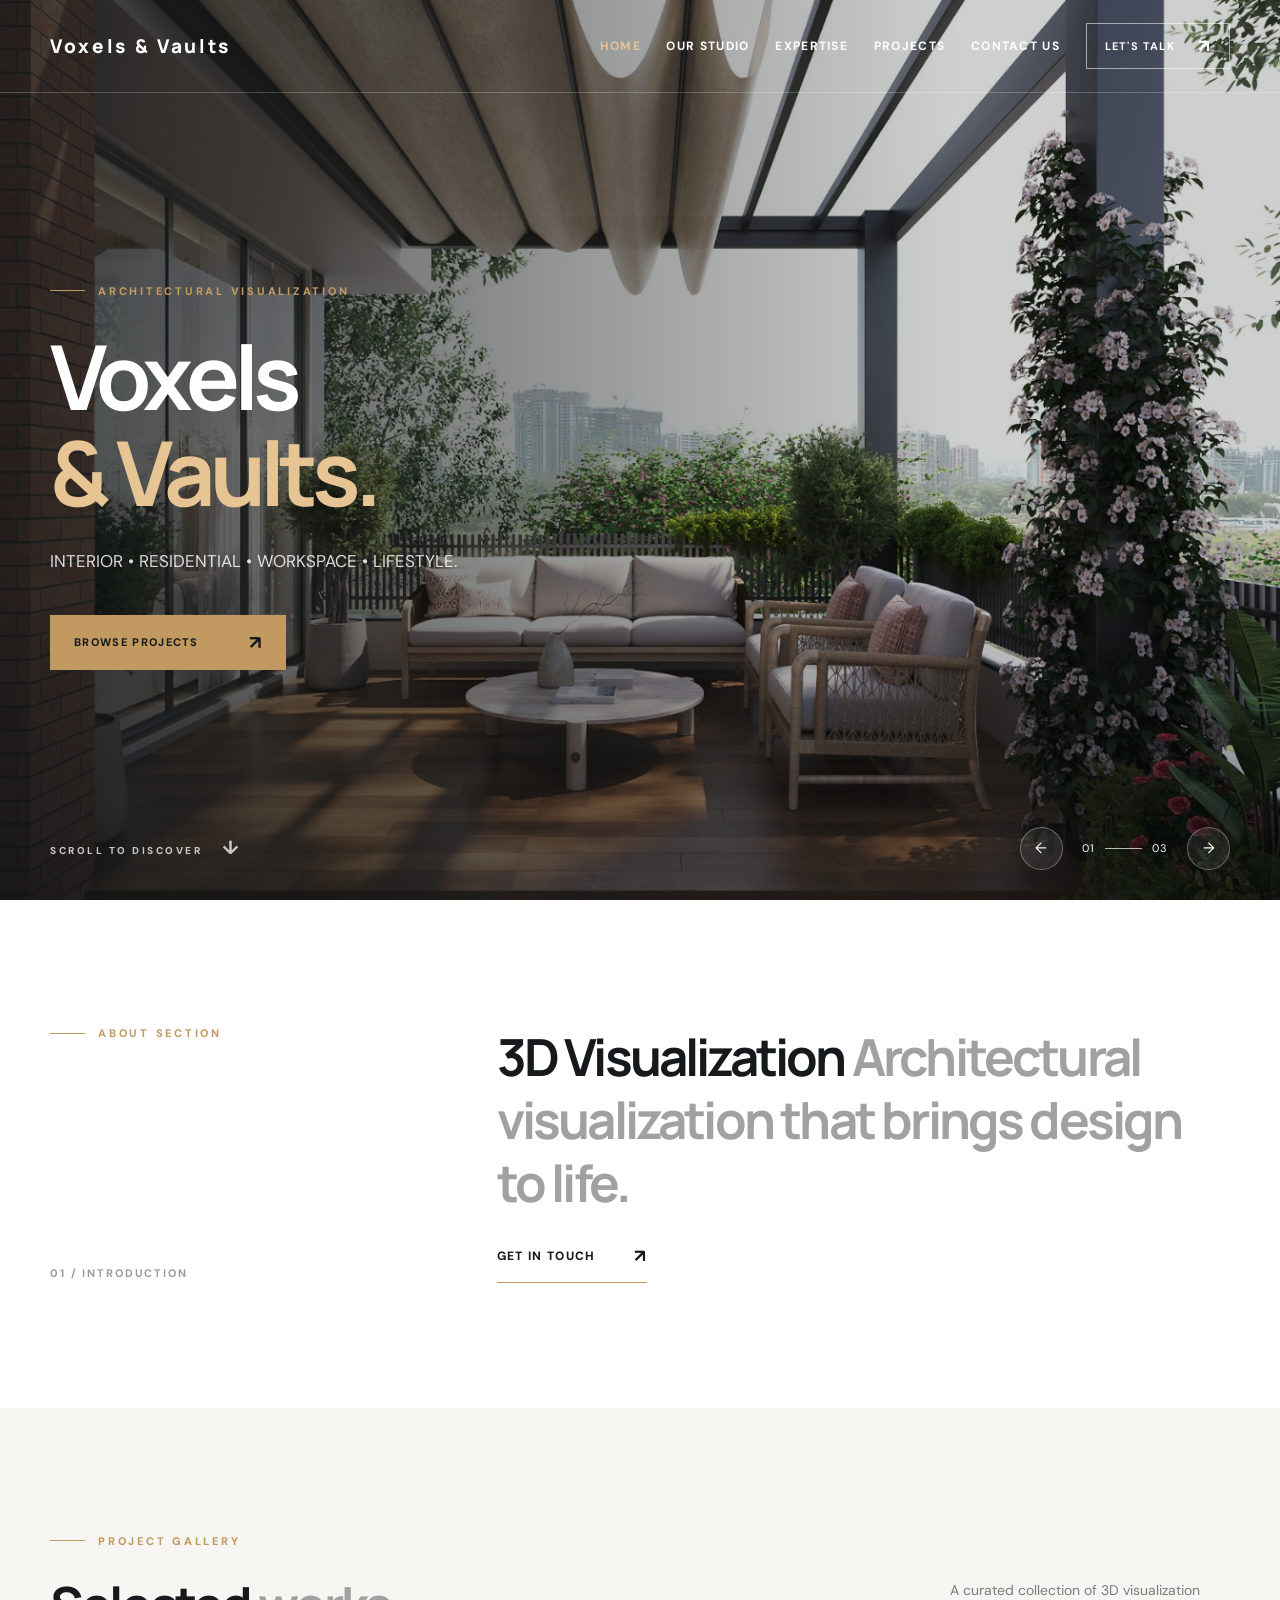
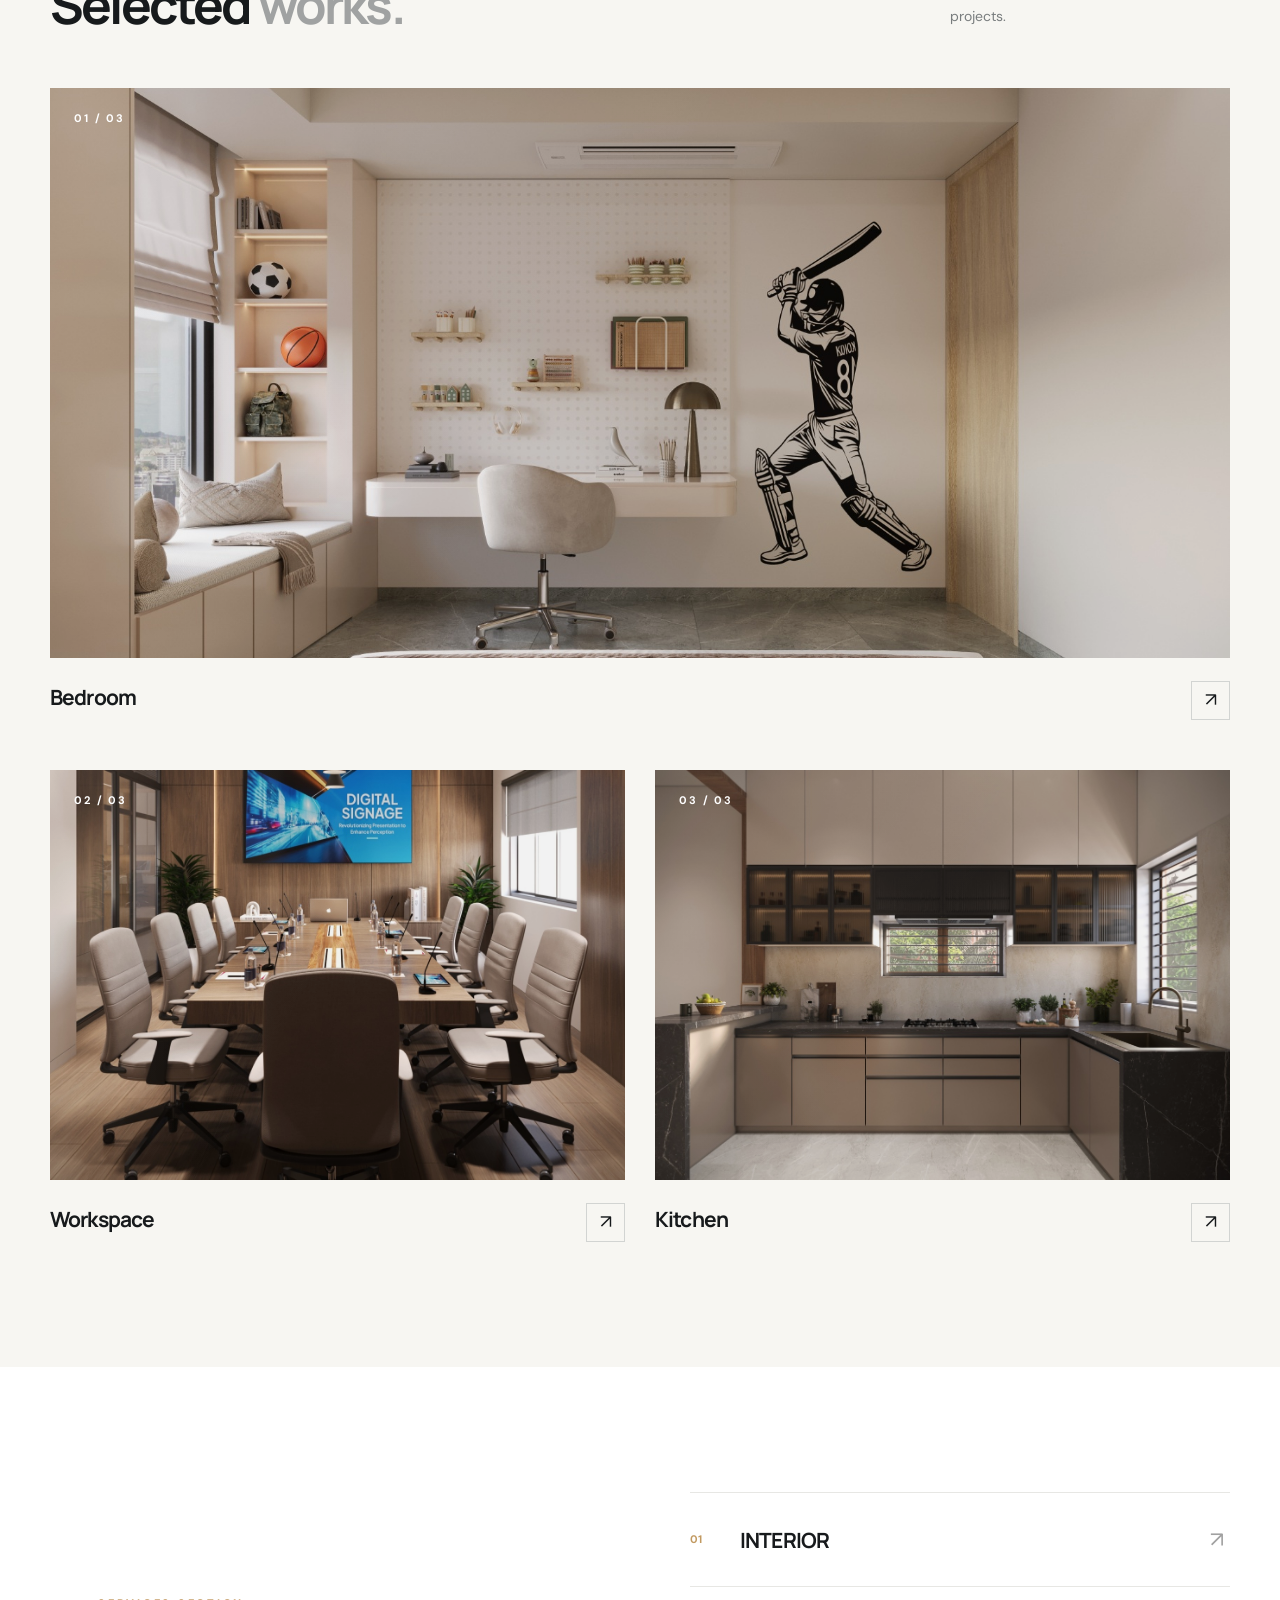
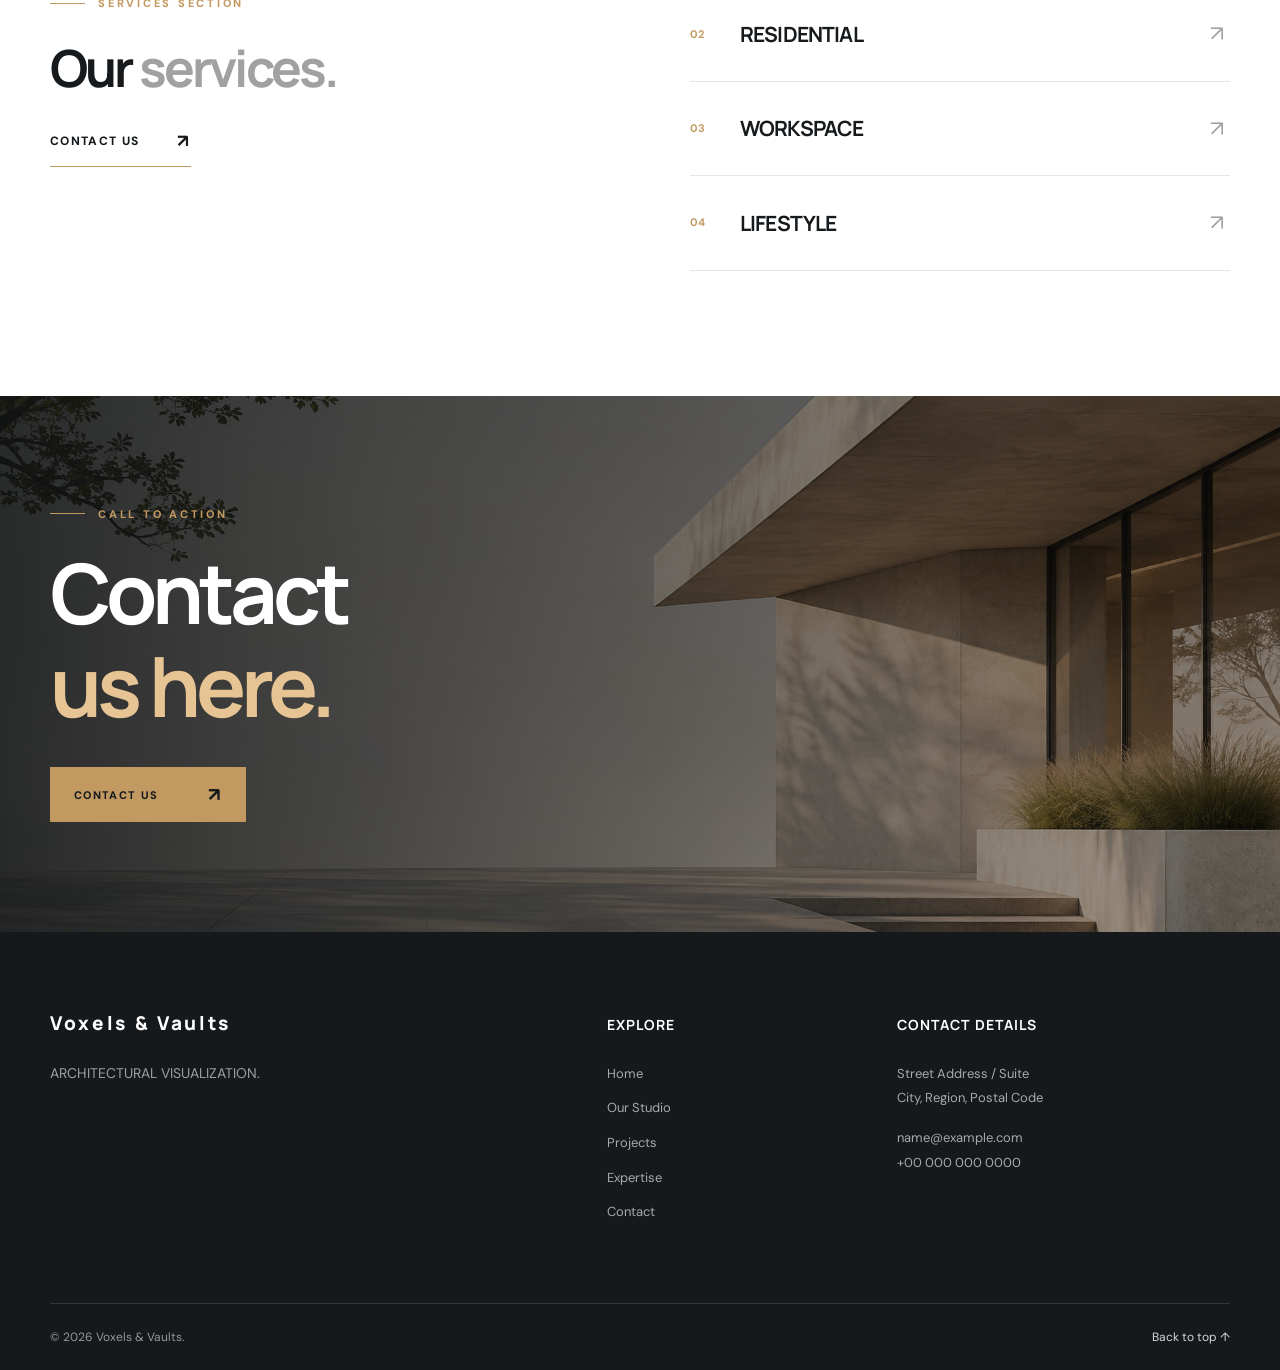
<file: index.html>
<!DOCTYPE html>
<html lang="en">
<head>
  <meta charset="UTF-8">
  <meta name="viewport" content="width=device-width, initial-scale=1.0">
  <meta name="theme-color" content="#171a1c">
  <meta name="description" content="Portfolio website for Voxels & Vaults">
  <title>Home | Voxels & Vaults</title>
  <link rel="preconnect" href="https://fonts.googleapis.com">
  <link rel="preconnect" href="https://fonts.gstatic.com" crossorigin>
  <link href="https://fonts.googleapis.com/css2?family=DM+Sans:wght@400;500;600;700&family=Manrope:wght@400;500;600;700;800&display=swap" rel="stylesheet">
  <link rel="stylesheet" href="css/style.css">
  <script defer src="js/main.js"></script>
</head>
<body class="page-home">
  <a class="skip-link" href="#main">Skip to content</a>

  <!-- Shared header: copy to any future page. -->
  <header class="site-header" id="siteHeader">
    <div class="container header-inner">
      <a class="brand" href="index.html" aria-label="Your Studio home"><span class="brand-name">Voxels & Vaults</span></a>
      <button class="menu-toggle" type="button" aria-controls="primaryNav" aria-expanded="false" aria-label="Open menu">
        <span></span><span></span><span></span>
      </button>
      <nav class="primary-nav" id="primaryNav" aria-label="Main navigation">
        <a href="index.html" aria-current="page">Home</a>
        <!-- Future pages can be added here. Do not leave broken / dead links. -->
        <a href="#studio">Our Studio</a>
        <a href="#expertise">Expertise</a>
        <a href="#projects">Projects</a>
        <a href="contact.html">Contact Us</a>
        <a class="nav-cta" href="contact.html">Let's Talk <span aria-hidden="true">↗</span></a>
      </nav>
    </div>
  </header>

  <main id="main">
    <!-- Home hero. Replace hero-01.jpg, hero-02.jpg and hero-03.jpg in assets/images/. -->
    <section class="hero" aria-label="Featured architecture">
      <div class="hero-slider" id="heroSlider">
        <div class="hero-slide image-surface is-active" data-image="assets/images/hero-01.jpg" aria-hidden="false">
          <span class="image-placeholder">assets/images/hero-01.jpg</span>
        </div>
        <div class="hero-slide image-surface" data-image="assets/images/hero-02.jpg" aria-hidden="true">
          <span class="image-placeholder">assets/images/hero-02.jpg</span>
        </div>
        <div class="hero-slide image-surface" data-image="assets/images/hero-03.jpg" aria-hidden="true">
          <span class="image-placeholder">assets/images/hero-03.jpg</span>
        </div>
      </div>
      <div class="hero-scrim" aria-hidden="true"></div>
      <div class="container hero-content">
        <p class="eyebrow hero-eyebrow"><span class="eyebrow-line"></span> ARCHITECTURAL VISUALIZATION</p>
        <h1>Voxels<br><em>& Vaults.</em></h1>
        <p class="hero-description">INTERIOR • RESIDENTIAL • WORKSPACE • LIFESTYLE.</p>
        <a class="button button-accent" href="#projects">Browse Projects <span aria-hidden="true">↗</span></a>
      </div>
      <div class="hero-bottom container">
        <span class="vertical-label">SCROLL TO DISCOVER <span aria-hidden="true">↓</span></span>
        <div class="slider-controls" aria-label="Hero slideshow controls">
          <button class="slider-arrow" type="button" id="prevSlide" aria-label="Previous image">←</button>
          <div class="slider-count"><span id="currentSlide">01</span><span class="slider-count-line"></span><span>03</span></div>
          <button class="slider-arrow" type="button" id="nextSlide" aria-label="Next image">→</button>
        </div>
      </div>
    </section>

    <section class="intro-section section-pad" id="studio">
      <div class="container intro-grid">
        <div class="intro-label reveal">
          <p class="eyebrow"><span class="eyebrow-line"></span> ABOUT SECTION</p>
          <p class="section-index">01 / INTRODUCTION</p>
        </div>
        <div class="intro-copy reveal">
          <h2 class="section-title">3D Visualization  <span>Architectural visualization that brings design to life.</span></h2>
          <a class="text-link" href="contact.html">Get in touch <span aria-hidden="true">↗</span></a>
        </div>
      </div>
    </section>

    <section class="showcase-section section-pad" id="projects">
      <div class="container">
        <div class="section-heading reveal">
          <div>
            <p class="eyebrow"><span class="eyebrow-line"></span> PROJECT GALLERY</p>
            <h2 class="section-title">Selected <span>works.</span></h2>
          </div>
          <p>A curated collection of 3D visualization projects.</p>
        </div>
        <div class="project-grid">
          <article class="project-card project-card-wide reveal">
            <div class="project-image image-surface" data-image="assets/images/project-01.jpg">
              <span class="image-placeholder">assets/images/project-01.jpg</span>
              <span class="project-number">01 / 03</span>
            </div>
            <div class="project-meta"><div><h3>Bedroom</h3></div><span class="project-arrow" aria-hidden="true">↗</span></div>
          </article>
          <article class="project-card reveal">
            <div class="project-image image-surface" data-image="assets/images/project-02.jpg">
              <span class="image-placeholder">assets/images/project-02.jpg</span>
              <span class="project-number">02 / 03</span>
            </div>
            <div class="project-meta"><div><h3>Workspace</h3></div><span class="project-arrow" aria-hidden="true">↗</span></div>
          </article>
          <article class="project-card reveal">
            <div class="project-image image-surface" data-image="assets/images/project-03.jpg">
              <span class="image-placeholder">assets/images/project-03.jpg</span>
              <span class="project-number">03 / 03</span>
            </div>
            <div class="project-meta"><div><h3>Kitchen</h3></div><span class="project-arrow" aria-hidden="true">↗</span></div>
          </article>
        </div>
      </div>
    </section>

    <section class="expertise-section section-pad" id="expertise">
      <div class="container expertise-grid">
        <div class="reveal">
          <p class="eyebrow"><span class="eyebrow-line"></span> SERVICES SECTION</p>
          <h2 class="section-title">Our <span>services. </span></h2>
          <a class="text-link" href="contact.html">Contact us <span aria-hidden="true">↗</span></a>
        </div>
        <div class="services-list reveal">
          <div class="service-row"><span class="service-num">01</span><h3>INTERIOR</h3><span aria-hidden="true">↗</span></div>
          <div class="service-row"><span class="service-num">02</span><h3>RESIDENTIAL</h3><span aria-hidden="true">↗</span></div>
          <div class="service-row"><span class="service-num">03</span><h3>WORKSPACE</h3><span aria-hidden="true">↗</span></div>
          <div class="service-row"><span class="service-num">04</span><h3>LIFESTYLE</h3><span aria-hidden="true">↗</span></div>
        </div>
      </div>
    </section>

    <section class="statement-section">
      <div class="statement-image image-surface" data-image="assets/images/statement.jpg">
        <span class="image-placeholder">assets/images/statement.jpg</span>
      </div>
      <div class="statement-overlay" aria-hidden="true"></div>
      <div class="container statement-content reveal">
        <p class="eyebrow"><span class="eyebrow-line"></span> CALL TO ACTION</p>
        <h2>Contact <br><em>us here.</em></h2>
        <a class="button button-accent" href="contact.html">Contact Us <span aria-hidden="true">↗</span></a>
      </div>
    </section>
  </main>

  <footer class="site-footer">
    <div class="container">
      <div class="footer-main">
        <div class="footer-about">
          <a class="brand brand-footer" href="index.html" aria-label="Your Studio home"><span class="brand-name">Voxels & Vaults</span></a>
          <p>ARCHITECTURAL VISUALIZATION.</p>
        </div>
        <div class="footer-column"><h3>Explore</h3><a href="index.html">Home</a><a href="index.html#studio">Our Studio</a><a href="index.html#projects">Projects</a><a href="index.html#expertise">Expertise</a><a href="contact.html">Contact</a></div>
        <div class="footer-column footer-contact"><h3>Contact details</h3><p>Street Address / Suite<br>City, Region, Postal Code</p><p>name@example.com<br>+00 000 000 0000</p></div>
      </div>
      <div class="footer-bottom"><span>© <span data-year>2026</span> Voxels & Vaults.</span><a href="#main">Back to top ↑</a></div>
    </div>
  </footer>
</body>
</html>
</file>
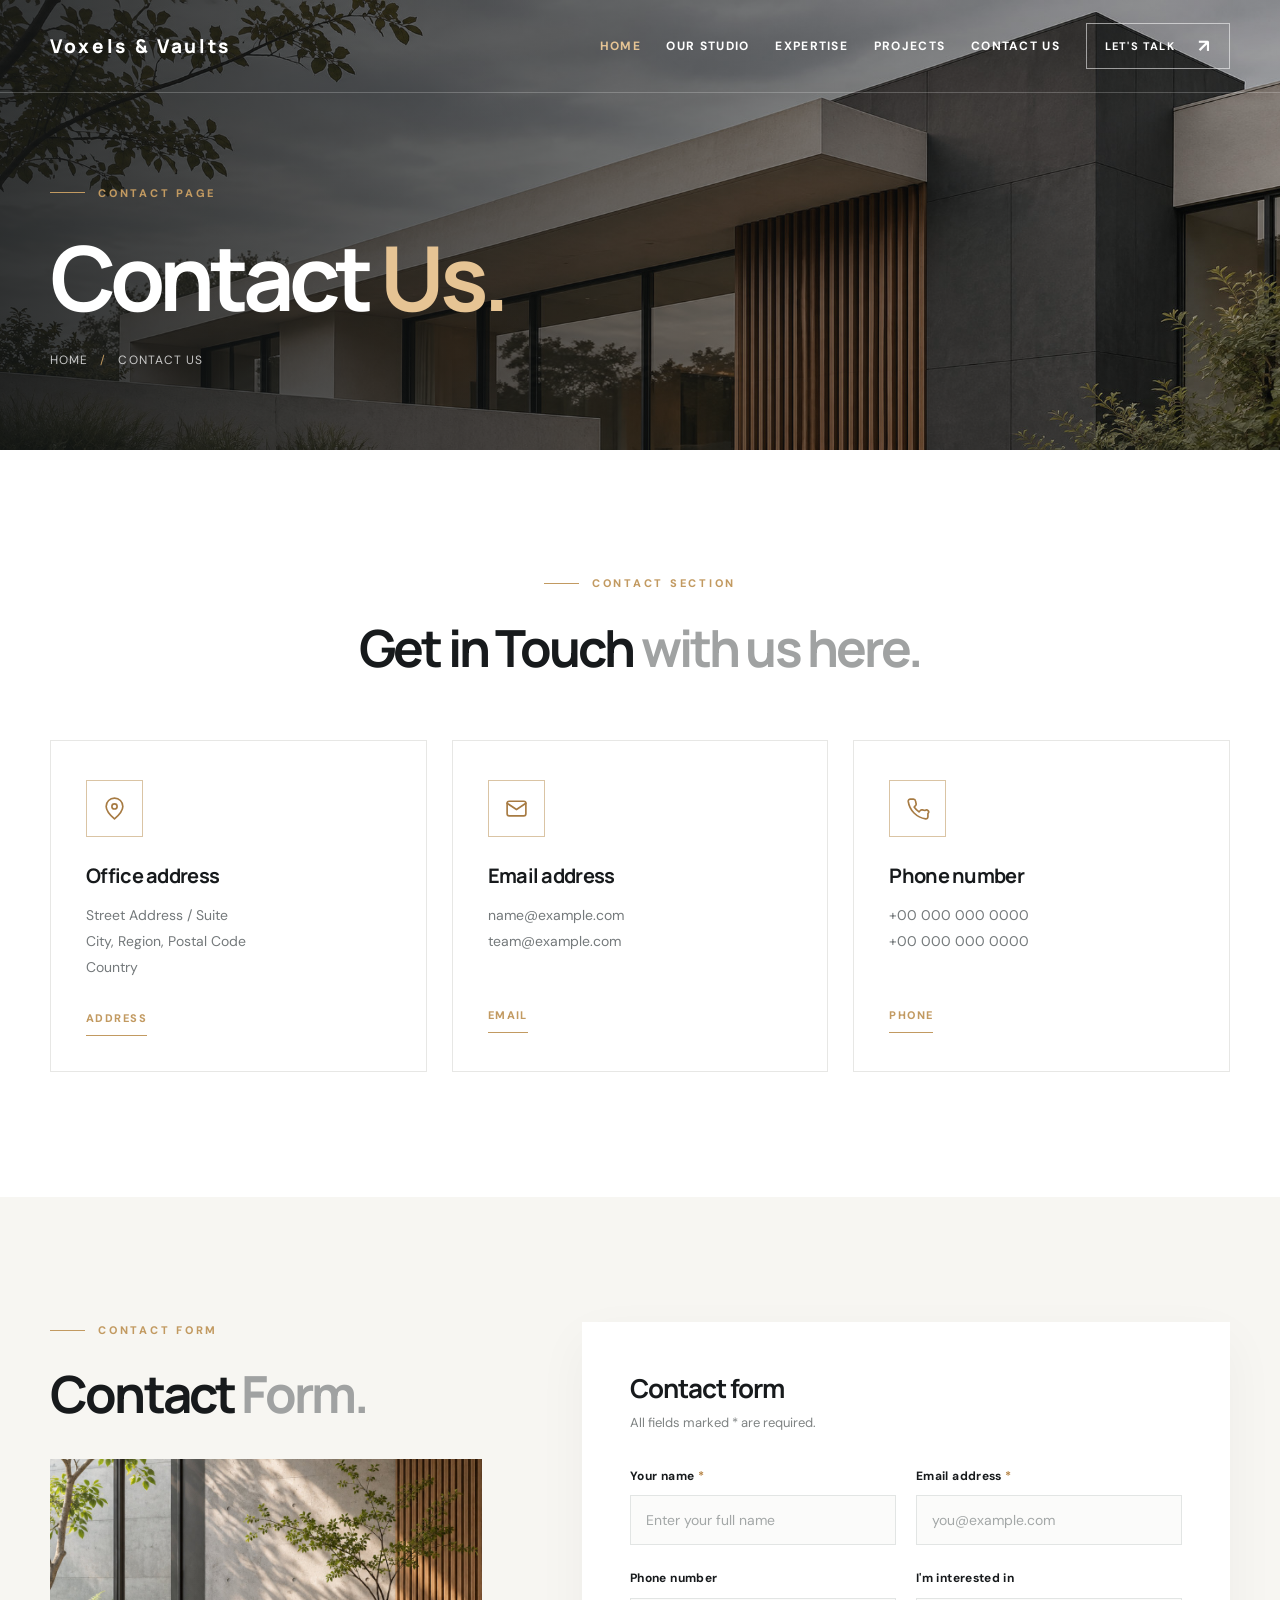
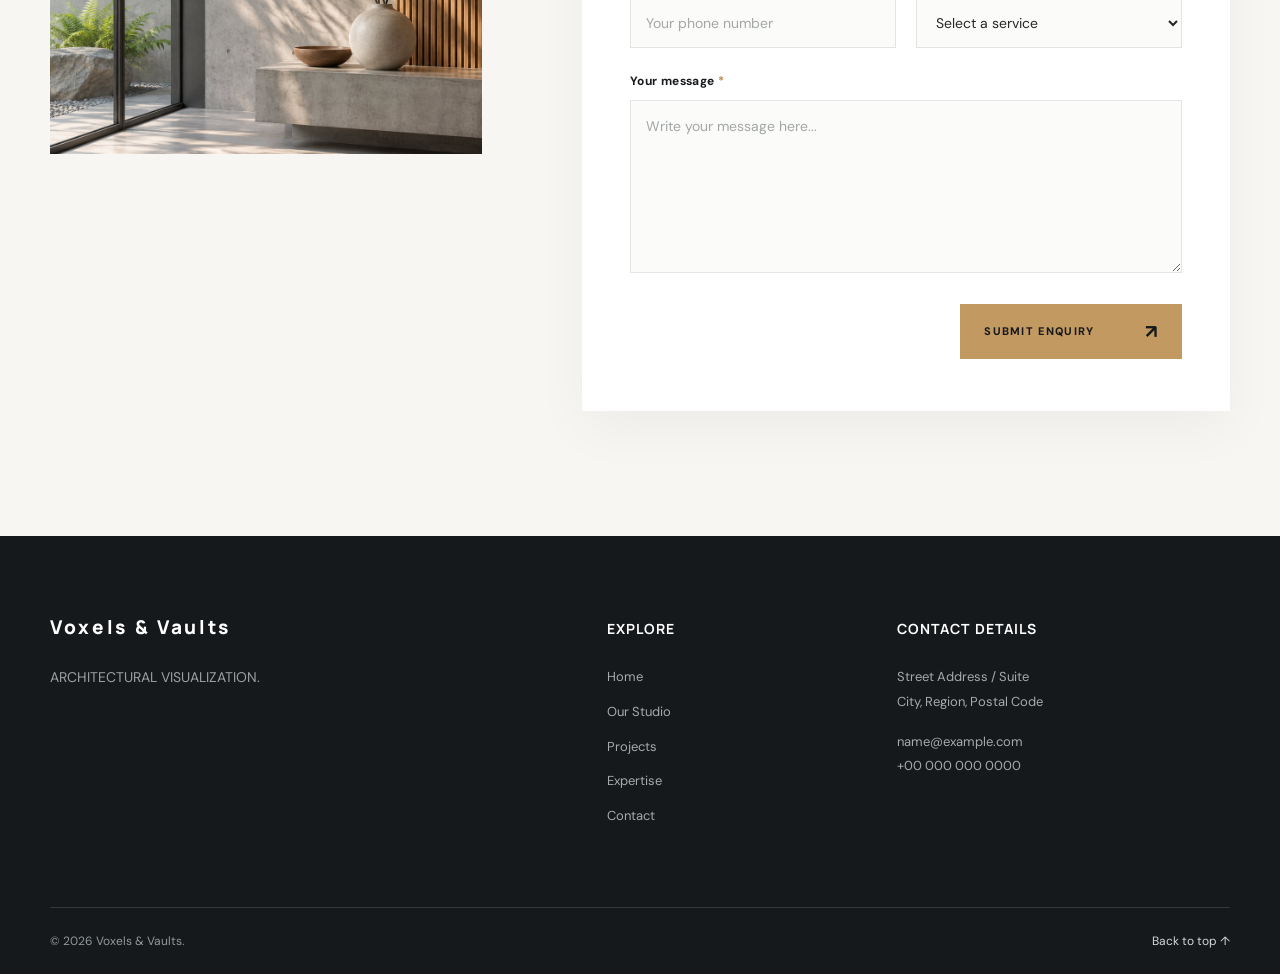
<file: contact.html>
<!DOCTYPE html>
<html lang="en">
<head>
  <meta charset="UTF-8">
  <meta name="viewport" content="width=device-width, initial-scale=1.0">
  <meta name="theme-color" content="#171a1c">
  <meta name="description" content="Contact page template with placeholder contact details and a non-submitting demo form.">
  <title>Contact | Your Studio</title>
  <link rel="preconnect" href="https://fonts.googleapis.com">
  <link rel="preconnect" href="https://fonts.gstatic.com" crossorigin>
  <link href="https://fonts.googleapis.com/css2?family=DM+Sans:wght@400;500;600;700&family=Manrope:wght@400;500;600;700;800&display=swap" rel="stylesheet">
  <link rel="stylesheet" href="css/style.css">
  <script defer src="js/main.js"></script>
</head>
<body class="page-contact">
  <a class="skip-link" href="#main">Skip to content</a>
  <header class="site-header" id="siteHeader">
    <div class="container header-inner">
      <a class="brand" href="index.html" aria-label="Your Studio home"><span class="brand-name">Voxels & Vaults</span></a>
      <button class="menu-toggle" type="button" aria-controls="primaryNav" aria-expanded="false" aria-label="Open menu">
        <span></span><span></span><span></span>
      </button>
      <nav class="primary-nav" id="primaryNav" aria-label="Main navigation">
        <a href="index.html" aria-current="page">Home</a>
        <!-- Future pages can be added here. Do not leave broken / dead links. -->
        <a href="#studio">Our Studio</a>
        <a href="#expertise">Expertise</a>
        <a href="#projects">Projects</a>
        <a href="contact.html">Contact Us</a>
        <a class="nav-cta" href="contact.html">Let's Talk <span aria-hidden="true">↗</span></a>
      </nav>
    </div>
  </header>

  <main id="main">
    <section class="page-banner">
      <div class="page-banner-image image-surface" data-image="assets/images/contact-hero.jpg"><span class="image-placeholder">assets/images/contact-hero.jpg</span></div>
      <div class="page-banner-scrim" aria-hidden="true"></div>
      <div class="container page-banner-content">
        <p class="eyebrow"><span class="eyebrow-line"></span> CONTACT PAGE</p>
        <h1>Contact <em>Us.</em></h1>
        <div class="breadcrumbs"><a href="index.html">Home</a><span aria-hidden="true">/</span><span>Contact Us</span></div>
      </div>
    </section>

    <section class="contact-section section-pad">
      <div class="container">
        <div class="contact-heading reveal">
          <p class="eyebrow"><span class="eyebrow-line"></span> CONTACT SECTION</p>
          <h2 class="section-title">Get in Touch <span>with us here.</span></h2>
        </div>
        <div class="contact-cards">
          <article class="contact-card reveal">
            <span class="contact-icon" aria-hidden="true"><svg viewBox="0 0 24 24" fill="none" stroke="currentColor" stroke-width="1.6" stroke-linecap="round" stroke-linejoin="round"><path d="M20 10c0 5-8 12-8 12S4 15 4 10a8 8 0 1 1 16 0Z"/><circle cx="12" cy="10" r="2.5"/></svg></span>
            <h3>Office address</h3>
            <p>Street Address / Suite<br>City, Region, Postal Code<br>Country</p>
            <span class="contact-card-hint">ADDRESS</span>
          </article>
          <article class="contact-card reveal">
            <span class="contact-icon" aria-hidden="true"><svg viewBox="0 0 24 24" fill="none" stroke="currentColor" stroke-width="1.6" stroke-linecap="round" stroke-linejoin="round"><rect x="3" y="5" width="18" height="14" rx="2"/><path d="m3 7 9 6 9-6"/></svg></span>
            <h3>Email address</h3>
            <p>name@example.com<br>team@example.com</p>
            <span class="contact-card-hint">EMAIL</span>
          </article>
          <article class="contact-card reveal">
            <span class="contact-icon" aria-hidden="true"><svg viewBox="0 0 24 24" fill="none" stroke="currentColor" stroke-width="1.6" stroke-linecap="round" stroke-linejoin="round"><path d="M22 16.92v3a2 2 0 0 1-2.18 2A19.8 19.8 0 0 1 3.09 5.18 2 2 0 0 1 5.08 3h3a2 2 0 0 1 2 1.72l.57 2.67a2 2 0 0 1-.58 1.9L8.8 10.57a16 16 0 0 0 4.63 4.63l1.27-1.27a2 2 0 0 1 1.9-.58l2.68.57A2 2 0 0 1 22 16.92Z"/></svg></span>
            <h3>Phone number</h3>
            <p>+00 000 000 0000<br>+00 000 000 0000</p>
            <span class="contact-card-hint">PHONE</span>
          </article>
        </div>
      </div>
    </section>

    <section class="enquiry-section section-pad" id="contactForm">
      <div class="container enquiry-grid">
        <div class="enquiry-aside reveal">
          <p class="eyebrow"><span class="eyebrow-line"></span> CONTACT FORM</p>
          <h2 class="section-title">Contact <span>Form.</span></h2>
          <p> </p>
          <div class="enquiry-image image-surface" data-image="assets/images/contact-detail.jpg"><span class="image-placeholder">assets/images/contact-detail.jpg</span></div>
        </div>
        <div class="form-panel reveal">
          <div class="form-panel-heading"><h3>Contact form</h3><p>All fields marked * are required.</p></div>
          <!-- Demo only: JS intercepts submission, does not save, send, or post data. -->
          <form id="enquiryForm" action="#" method="post">
            <div class="form-row">
              <div class="field"><label for="fullName">Your name <span>*</span></label><input type="text" id="fullName" name="name" placeholder="Enter your full name" autocomplete="name" maxlength="100" required></div>
              <div class="field"><label for="email">Email address <span>*</span></label><input type="email" id="email" name="email" placeholder="you@example.com" autocomplete="email" maxlength="254" required></div>
            </div>
            <div class="form-row">
              <div class="field"><label for="phone">Phone number</label><input type="tel" id="phone" name="phone" placeholder="Your phone number" autocomplete="tel" maxlength="30"></div>
              <div class="field"><label for="interest">I'm interested in</label><select id="interest" name="interest"><option value="">Select a service</option><option>Service 01</option><option>Service 02</option><option>Service 03</option><option>Other</option></select></div>
            </div>
            <div class="field"><label for="message">Your message <span>*</span></label><textarea id="message" name="message" rows="6" maxlength="3000" placeholder="Write your message here..." required></textarea></div>
            <div class="form-footer"><p class="form-note"> </p><button class="button button-accent" type="submit">Submit Enquiry <span aria-hidden="true">↗</span></button></div>
            <p class="form-status" id="formStatus" role="status" aria-live="polite" hidden></p>
          </form>
        </div>
      </div>
    </section>
  </main>

<footer class="site-footer">
    <div class="container">
      <div class="footer-main">
        <div class="footer-about">
          <a class="brand brand-footer" href="index.html" aria-label="Your Studio home"><span class="brand-name">Voxels & Vaults</span></a>
          <p>ARCHITECTURAL VISUALIZATION.</p>
        </div>
        <div class="footer-column"><h3>Explore</h3><a href="index.html">Home</a><a href="index.html#studio">Our Studio</a><a href="index.html#projects">Projects</a><a href="index.html#expertise">Expertise</a><a href="contact.html">Contact</a></div>
        <div class="footer-column footer-contact"><h3>Contact details</h3><p>Street Address / Suite<br>City, Region, Postal Code</p><p>name@example.com<br>+00 000 000 0000</p></div>
      </div>
      <div class="footer-bottom"><span>© <span data-year>2026</span> Voxels & Vaults.</span><a href="#main">Back to top ↑</a></div>
    </div>
  </footer>
</body>
</html>
</file>
<file: css/style.css>
/* ==========================================
   GENERIC STUDIO WEBSITE / EDITABLE PLACEHOLDERS
   All imagery is loaded from /assets/images/
   Edit the data-image values in the HTML.
   ========================================== */
:root{--ink:#171a1c;--dark:#16191b;--dark-2:#212527;--soft:#f7f6f2;--white:#fff;--muted:#73787b;--line:#e7e7e4;--accent:#c29a61;--accent-light:#e6c494;--font-heading:'Manrope',Arial,sans-serif;--font-body:'DM Sans',Arial,sans-serif;--max:1320px;--header-h:92px}
*,*::before,*::after{box-sizing:border-box}
html{scroll-behavior:smooth;scroll-padding-top:90px}
body{margin:0;background:var(--white);color:var(--ink);font-family:var(--font-body);font-size:15px;line-height:1.7;-webkit-font-smoothing:antialiased}
body.menu-open{overflow:hidden}
img,svg{display:block;max-width:100%}a{text-decoration:none;color:inherit}button,input,textarea,select{font:inherit}button{cursor:pointer}h1,h2,h3,p{margin-top:0}h1,h2,h3{font-family:var(--font-heading);line-height:1.15}::selection{background:var(--accent);color:var(--white)}
.container{width:min(calc(100% - 100px),var(--max));margin-inline:auto}
.skip-link{position:absolute;z-index:9999;left:1rem;top:-200px;background:#fff;padding:12px 20px;color:#111}.skip-link:focus{top:1rem}
.site-header{position:absolute;top:0;left:0;width:100%;z-index:100;color:#fff;border-bottom:1px solid rgba(255,255,255,.21);transition:background .28s,border-color .28s,box-shadow .28s}
.site-header.is-scrolled,.page-contact .site-header.is-scrolled{position:fixed;background:rgba(22,25,27,.97);border-color:rgba(255,255,255,.1);box-shadow:0 10px 25px rgba(0,0,0,.08);backdrop-filter:blur(18px)}
.header-inner{height:var(--header-h);display:flex;align-items:center;justify-content:space-between;gap:30px}
.brand{display:inline-flex;gap:12px;align-items:center;flex-shrink:0;color:#fff}
.brand-name{font-family:var(--font-heading);font-size:19px;font-weight:800;letter-spacing:.14em;line-height:1.2}
.primary-nav{height:100%;display:flex;align-items:center;gap:clamp(15px,2vw,33px)}.primary-nav>a:not(.nav-cta){font-size:12px;font-weight:700;text-transform:uppercase;letter-spacing:.11em;white-space:nowrap;transition:color .2s}.primary-nav>a:hover,.primary-nav>a[aria-current="page"]{color:var(--accent-light)}.nav-cta{display:inline-flex;align-items:center;gap:23px;padding:13px 18px;border:1px solid rgba(255,255,255,.55);font-size:11px;letter-spacing:.11em;font-weight:700;text-transform:uppercase;white-space:nowrap;transition:background .2s,color .2s,border-color .2s}.nav-cta:hover{background:var(--accent);border-color:var(--accent);color:var(--dark)}.nav-cta span{font-size:18px;line-height:1}
.menu-toggle{display:none;border:0;background:transparent;width:42px;height:42px;padding:10px;position:relative;z-index:102}.menu-toggle span{width:24px;height:2px;background:#fff;display:block;margin:5px 0;transition:transform .25s,opacity .25s}
.eyebrow{display:flex;align-items:center;gap:13px;color:var(--accent);font-size:11px;letter-spacing:.25em;font-weight:800;line-height:1.5;margin:0 0 24px}.eyebrow-line{display:inline-block;width:35px;height:1px;background:currentColor;flex-shrink:0}.section-pad{padding-block:125px}.section-title{font-size:clamp(33px,4vw,58px);font-weight:700;letter-spacing:-.055em;line-height:1.23;margin:0}.section-title span{color:#a0a2a2}.text-link{display:inline-flex;align-items:center;gap:38px;margin-top:27px;padding-bottom:10px;border-bottom:1px solid var(--accent);font-size:12px;letter-spacing:.11em;text-transform:uppercase;font-weight:800;transition:gap .2s,color .2s}.text-link:hover{gap:50px;color:var(--accent)}.text-link span{font-size:18px}
.button{display:inline-flex;align-items:center;justify-content:space-between;gap:50px;padding:17px 24px;min-height:55px;border:0;border-radius:0;font-weight:800;font-size:11px;letter-spacing:.12em;text-transform:uppercase;transition:transform .2s,background .2s,color .2s}.button:hover{transform:translateY(-3px)}.button span{font-size:19px;line-height:1}.button-accent{background:var(--accent);color:#171a1c}.button-accent:hover{background:var(--accent-light)}
/* Image slots have a deliberate gradient placeholder; adding the file switches to the actual image. */
.image-surface{position:relative;background-color:#515857;background-image:linear-gradient(145deg,#333e42 0%,#7e8580 55%,#343d41 100%);background-size:cover;background-position:center;overflow:hidden}.image-surface::after{content:"";position:absolute;inset:0;pointer-events:none;background:linear-gradient(120deg,rgba(255,255,255,.035),transparent 50%)}.image-surface.has-image{background-color:#515857;background-repeat:no-repeat;background-position:center;background-size:cover}.image-placeholder{position:absolute;bottom:19px;left:22px;z-index:2;border:1px solid rgba(255,255,255,.3);color:rgba(255,255,255,.72);font-size:10px;font-weight:600;letter-spacing:.07em;padding:5px 9px;background:rgba(0,0,0,.22);backdrop-filter:blur(6px);pointer-events:none}.has-image .image-placeholder{display:none}
/* Hero */
.hero{height:min(930px,100svh);min-height:680px;background:#252c2f;position:relative;color:#fff;overflow:hidden}.hero-slider,.hero-slide,.hero-scrim{position:absolute;inset:0}.hero-slide{opacity:0;transform:scale(1.045);transition:opacity 1.2s ease,transform 7s ease;pointer-events:none}.hero-slide.is-active{opacity:1;transform:scale(1);pointer-events:auto}.hero-slide .image-placeholder{left:auto;right:30px;bottom:28px}.hero-scrim{background:linear-gradient(90deg,rgba(14,18,19,.79),rgba(14,18,19,.20) 75%),linear-gradient(0deg,rgba(13,16,17,.4),transparent 38%);pointer-events:none}.hero-content{position:relative;z-index:3;display:flex;flex-direction:column;align-items:flex-start;justify-content:center;height:100%;padding-top:83px;padding-bottom:30px}.hero-eyebrow{margin-bottom:29px}.hero h1{font-size:clamp(53px,7vw,110px);letter-spacing:-.065em;line-height:1.07;font-weight:700;margin:0 0 25px}.hero h1 em,.statement-content h2 em,.page-banner h1 em{font-style:normal;color:var(--accent-light)}.hero-description{max-width:500px;color:rgba(255,255,255,.83);font-size:17px;line-height:1.9;margin-bottom:38px}.hero-bottom{position:absolute;z-index:4;bottom:30px;left:50%;transform:translateX(-50%);display:flex;justify-content:space-between;align-items:center}.vertical-label{font-size:10px;letter-spacing:.25em;font-weight:800;color:rgba(255,255,255,.75)}.vertical-label span{display:inline-block;margin-left:15px;font-size:19px}.slider-controls{display:flex;align-items:center;gap:19px}.slider-arrow{width:43px;height:43px;background:rgba(255,255,255,.08);border:1px solid rgba(255,255,255,.3);border-radius:50%;color:#fff;display:grid;place-items:center;transition:background .2s}.slider-arrow:hover{background:var(--accent);color:#16191b}.slider-count{display:flex;gap:10px;align-items:center;letter-spacing:.1em;font-size:11px}.slider-count-line{display:block;width:37px;height:1px;background:rgba(255,255,255,.7)}
/* Intro */
.intro-grid{display:grid;grid-template-columns:1fr 2fr;gap:80px}.intro-label{display:flex;flex-direction:column;justify-content:space-between}.section-index{font-size:11px;letter-spacing:.17em;font-weight:700;color:#9b9b9b;margin:0}.intro-copy .section-title{max-width:850px}.intro-copy>p{max-width:680px;color:#676d70;line-height:1.95;font-size:16px;margin:25px 0 0}
/* Projects */
.showcase-section{background:var(--soft)}.section-heading{display:flex;justify-content:space-between;align-items:end;gap:60px;margin-bottom:52px}.section-heading .section-title{max-width:650px}.section-heading>p{max-width:280px;color:#797d7e;font-size:14px;line-height:1.85;margin-bottom:6px}.project-grid{display:grid;grid-template-columns:1fr 1fr;column-gap:30px;row-gap:50px}.project-card-wide{grid-column:1/-1}.project-image{height:410px;transition:filter .3s}.project-card-wide .project-image{height:570px}.project-image::before{content:"";position:absolute;inset:0;background:rgba(0,0,0,.05);transition:background .3s}.project-card:hover .project-image::before{background:rgba(0,0,0,.19)}.project-number{position:absolute;top:21px;left:24px;z-index:1;letter-spacing:.17em;font-size:11px;color:#fff;font-weight:700}.project-meta{padding-top:23px;display:flex;align-items:center;justify-content:space-between}.project-meta h3{font-size:21px;letter-spacing:-.04em;margin:0 0 7px}.project-meta p{color:#858989;margin:0;font-size:12px;letter-spacing:.12em;text-transform:uppercase}.project-arrow{width:39px;height:39px;border:1px solid #d2d4d2;display:grid;place-items:center;font-size:19px;transition:background .2s,color .2s}.project-card:hover .project-arrow{background:var(--ink);color:#fff}
/* Expertise */
.expertise-grid{display:grid;grid-template-columns:1fr 1fr;gap:100px;align-items:center}.expertise-lead{max-width:440px;color:#707577;line-height:1.9;margin-top:24px}.services-list{border-top:1px solid var(--line)}.service-row{display:grid;grid-template-columns:35px 1fr 20px;align-items:center;gap:15px;padding:28px 0;border-bottom:1px solid var(--line)}.service-num{color:var(--accent);font-size:11px;font-weight:700}.service-row h3{font-size:21px;letter-spacing:-.04em;margin:0}.service-row>span:last-child{font-size:22px;color:#a1a1a1}
/* CTA */
.statement-section{min-height:530px;position:relative;display:flex;align-items:center;background:#2b3537;color:#fff;overflow:hidden}.statement-image,.statement-overlay{position:absolute;inset:0}.statement-overlay{background:linear-gradient(90deg,rgba(12,16,18,.87),rgba(12,16,18,.35))}.statement-content{position:relative;z-index:2;padding-block:110px}.statement-content h2{font-size:clamp(45px,6.5vw,85px);letter-spacing:-.06em;line-height:1.12;margin:0 0 35px}.statement-content .image-placeholder{display:none}
/* Contact page */
.page-banner{position:relative;height:450px;background:#303b3d;color:#fff}.page-banner-image,.page-banner-scrim{position:absolute;inset:0}.page-banner-scrim{background:linear-gradient(90deg,rgba(15,18,19,.84),rgba(15,18,19,.29))}.page-banner-content{position:relative;z-index:2;height:100%;padding-top:105px;display:flex;align-items:flex-start;justify-content:center;flex-direction:column}.page-banner h1{font-size:clamp(57px,7vw,98px);letter-spacing:-.065em;margin:0 0 22px}.breadcrumbs{display:flex;gap:12px;align-items:center;color:rgba(255,255,255,.75);font-size:12px;letter-spacing:.09em;text-transform:uppercase}.breadcrumbs a:hover{color:var(--accent-light)}.breadcrumbs span:nth-child(2){color:var(--accent)}
.contact-heading{text-align:center;max-width:650px;margin:0 auto 62px}.contact-heading .eyebrow{justify-content:center}.contact-heading>p:last-child{margin:22px auto 0;color:#777c7e;line-height:1.85;max-width:560px}.contact-cards{display:grid;grid-template-columns:repeat(3,1fr);gap:25px}.contact-card{border:1px solid #e7e7e5;padding:39px 35px 35px;min-height:315px;transition:transform .25s,box-shadow .25s,border-color .25s}.contact-card:hover{transform:translateY(-5px);box-shadow:0 20px 55px rgba(10,20,20,.06);border-color:#d2c4b0}.contact-icon{display:grid;place-items:center;width:57px;height:57px;border:1px solid #dac4a4;color:#a77b43;margin-bottom:27px}.contact-icon svg{width:25px;height:25px}.contact-card h3{font-size:20px;letter-spacing:-.035em;margin:0 0 16px}.contact-card p{color:#74797b;font-size:14px;line-height:1.85;min-height:75px;margin:0 0 24px}.contact-card p a:hover{color:var(--accent)}.contact-card-hint{display:inline-block;color:var(--accent);font-size:11px;letter-spacing:.13em;text-transform:uppercase;font-weight:800;border-bottom:1px solid var(--accent);padding-bottom:7px}
.enquiry-section{background:var(--soft)}.enquiry-grid{display:grid;grid-template-columns:.8fr 1.2fr;gap:100px;align-items:start}.enquiry-aside>p:nth-of-type(2){font-size:15px;line-height:1.95;color:#717779;max-width:440px;margin:25px 0 34px}.enquiry-image{height:295px}.form-panel{background:#fff;padding:52px 48px;box-shadow:0 18px 50px rgba(28,34,34,.045)}.form-panel-heading{margin-bottom:32px}.form-panel-heading h3{font-size:26px;letter-spacing:-.04em;margin:0 0 8px}.form-panel-heading p{color:#7f8383;font-size:13px;margin:0}.form-row{display:grid;grid-template-columns:1fr 1fr;gap:20px}.field{margin-bottom:23px}.field label{display:block;margin-bottom:9px;font-size:12px;letter-spacing:.03em;font-weight:700}.field label span{color:#b78546}.field input,.field textarea,.field select{width:100%;outline:0;border:1px solid #e2e5e4;padding:14px 15px;background:#fbfbfa;color:#242728;border-radius:0;transition:border-color .2s,box-shadow .2s;font-size:14px}.field input,.field select{height:50px}.field textarea{resize:vertical;min-height:125px}.field input:focus,.field textarea:focus,.field select:focus{border-color:var(--accent);box-shadow:0 0 0 3px rgba(194,154,97,.11)}.field input::placeholder,.field textarea::placeholder{color:#a3a7a7}.form-footer{display:flex;justify-content:space-between;align-items:center;gap:20px;margin-top:5px}.form-note{font-size:12px;color:#868989;max-width:220px;margin:0;line-height:1.5}.form-status{padding:12px 15px;margin:25px 0 0;border:1px solid #d4c2aa;background:#faf5ed;color:#674e30;font-size:13px}
/* Footer */
.site-footer{background:var(--dark);color:#fff;padding:80px 0 0}.footer-main{display:grid;grid-template-columns:1.4fr .6fr 1fr;gap:90px;padding-bottom:78px}.brand-footer{margin-bottom:25px}.footer-about p{max-width:350px;color:#9ca0a1;font-size:14px;line-height:1.9}.footer-column{display:flex;align-items:flex-start;flex-direction:column;gap:10px}.footer-column h3{font-size:14px;margin:5px 0 18px;letter-spacing:.08em;text-transform:uppercase}.footer-column>a,.footer-column>p{color:#a7aaab;font-size:13px;line-height:1.9;margin:0}.footer-column>a:hover{color:var(--accent-light)}.footer-contact p{margin-bottom:5px}.footer-bottom{border-top:1px solid rgba(255,255,255,.13);padding:23px 0;display:flex;justify-content:space-between;gap:15px;color:#939899;font-size:12px}.footer-bottom a{color:#d5d7d7}.footer-bottom a:hover{color:var(--accent-light)}
/* Entering animations; content remains visible when JS is disabled. */
.js .reveal{opacity:0;transform:translateY(26px);transition:opacity .7s ease,transform .7s ease}.js .reveal.is-visible{opacity:1;transform:translateY(0)}
@media(max-width:1150px){:root{--header-h:78px}.container{width:min(calc(100% - 60px),var(--max))}.primary-nav{gap:16px}.primary-nav>a:not(.nav-cta){font-size:10px;letter-spacing:.08em}.nav-cta{padding:11px 13px;gap:12px}.header-inner{gap:15px}.brand-name{font-size:16px}.expertise-grid,.enquiry-grid{gap:55px}.footer-main{gap:55px}}
@media(max-width:900px){.menu-toggle{display:block}.primary-nav{position:fixed;inset:0 0 auto auto;top:0;width:min(380px,100vw);height:100dvh;background:#191d1f;display:flex;flex-direction:column;align-items:stretch;justify-content:flex-start;padding:115px 38px 40px;gap:0;box-shadow:-20px 0 50px rgba(0,0,0,.1);transform:translateX(110%);transition:transform .3s;overflow-y:auto;z-index:101}.primary-nav.is-open{transform:translateX(0)}.primary-nav>a:not(.nav-cta){padding:16px 0;font-size:14px;border-bottom:1px solid rgba(255,255,255,.1)}.nav-cta{margin-top:28px;justify-content:space-between;padding:17px}.menu-toggle[aria-expanded="true"] span:nth-child(1){transform:translateY(7px) rotate(45deg)}.menu-toggle[aria-expanded="true"] span:nth-child(2){opacity:0}.menu-toggle[aria-expanded="true"] span:nth-child(3){transform:translateY(-7px) rotate(-45deg)}.intro-grid{gap:45px;grid-template-columns:1fr 2fr}.section-pad{padding-block:90px}.expertise-grid,.enquiry-grid{grid-template-columns:1fr;gap:55px}.enquiry-image{height:250px}.contact-card{padding:30px 23px}.contact-cards{gap:15px}.footer-main{grid-template-columns:1fr 1fr;gap:40px}.footer-about{grid-column:1/-1}}
@media(max-width:640px){:root{--header-h:70px}.container{width:min(calc(100% - 38px),var(--max))}.brand-name{font-size:16px}.header-inner{gap:15px}.hero{min-height:680px;height:94svh;max-height:820px}.hero-content{padding-top:75px}.hero h1{font-size:clamp(47px,10.6vw,65px);line-height:1.11}.hero-description{font-size:14px;max-width:360px;line-height:1.85}.hero-bottom{bottom:22px}.vertical-label{font-size:9px}.vertical-label span{margin-left:3px}.slider-controls{gap:9px}.slider-arrow{width:35px;height:35px}.slider-count-line{width:22px}.hero-slide .image-placeholder{right:18px;bottom:85px}.eyebrow{font-size:10px;letter-spacing:.16em}.eyebrow-line{width:25px}.section-pad{padding-block:75px}.intro-grid{grid-template-columns:1fr;gap:28px}.intro-label{display:block}.section-index{display:none}.intro-copy>p{font-size:14px}.section-heading{flex-direction:column;align-items:flex-start;gap:16px;margin-bottom:32px}.section-heading>p{max-width:440px}.section-title{font-size:clamp(33px,8vw,46px)}.project-grid{grid-template-columns:1fr;gap:32px}.project-card-wide{grid-column:auto}.project-card-wide .project-image,.project-image{height:330px}.project-meta h3{font-size:19px}.service-row{padding:22px 0}.service-row h3{font-size:19px}.statement-section{min-height:475px}.statement-content h2{font-size:48px}.page-banner{height:365px}.page-banner-content{padding-top:75px}.page-banner h1{font-size:65px}.contact-heading{text-align:left;margin-bottom:35px}.contact-heading .eyebrow{justify-content:flex-start}.contact-cards{grid-template-columns:1fr;gap:15px}.contact-card{min-height:auto;padding:28px}.contact-icon{margin-bottom:19px}.contact-card p{min-height:0;margin-bottom:21px}.form-panel{padding:30px 24px}.form-row{grid-template-columns:1fr;gap:0}.form-footer{align-items:stretch;flex-direction:column-reverse}.form-footer .button{justify-content:space-between}.form-note{max-width:none}.enquiry-image{height:230px}.site-footer{padding-top:65px}.footer-main{grid-template-columns:1fr;gap:33px;padding-bottom:50px}.footer-about{grid-column:auto}.footer-column h3{margin-bottom:7px}.footer-bottom{flex-direction:column;font-size:11px}.image-placeholder{font-size:9px;left:10px;bottom:10px}}
@media(prefers-reduced-motion:reduce){*,*::before,*::after{scroll-behavior:auto!important;animation-duration:.01ms!important;transition-duration:.01ms!important}.js .reveal{opacity:1;transform:none}}
</file>
